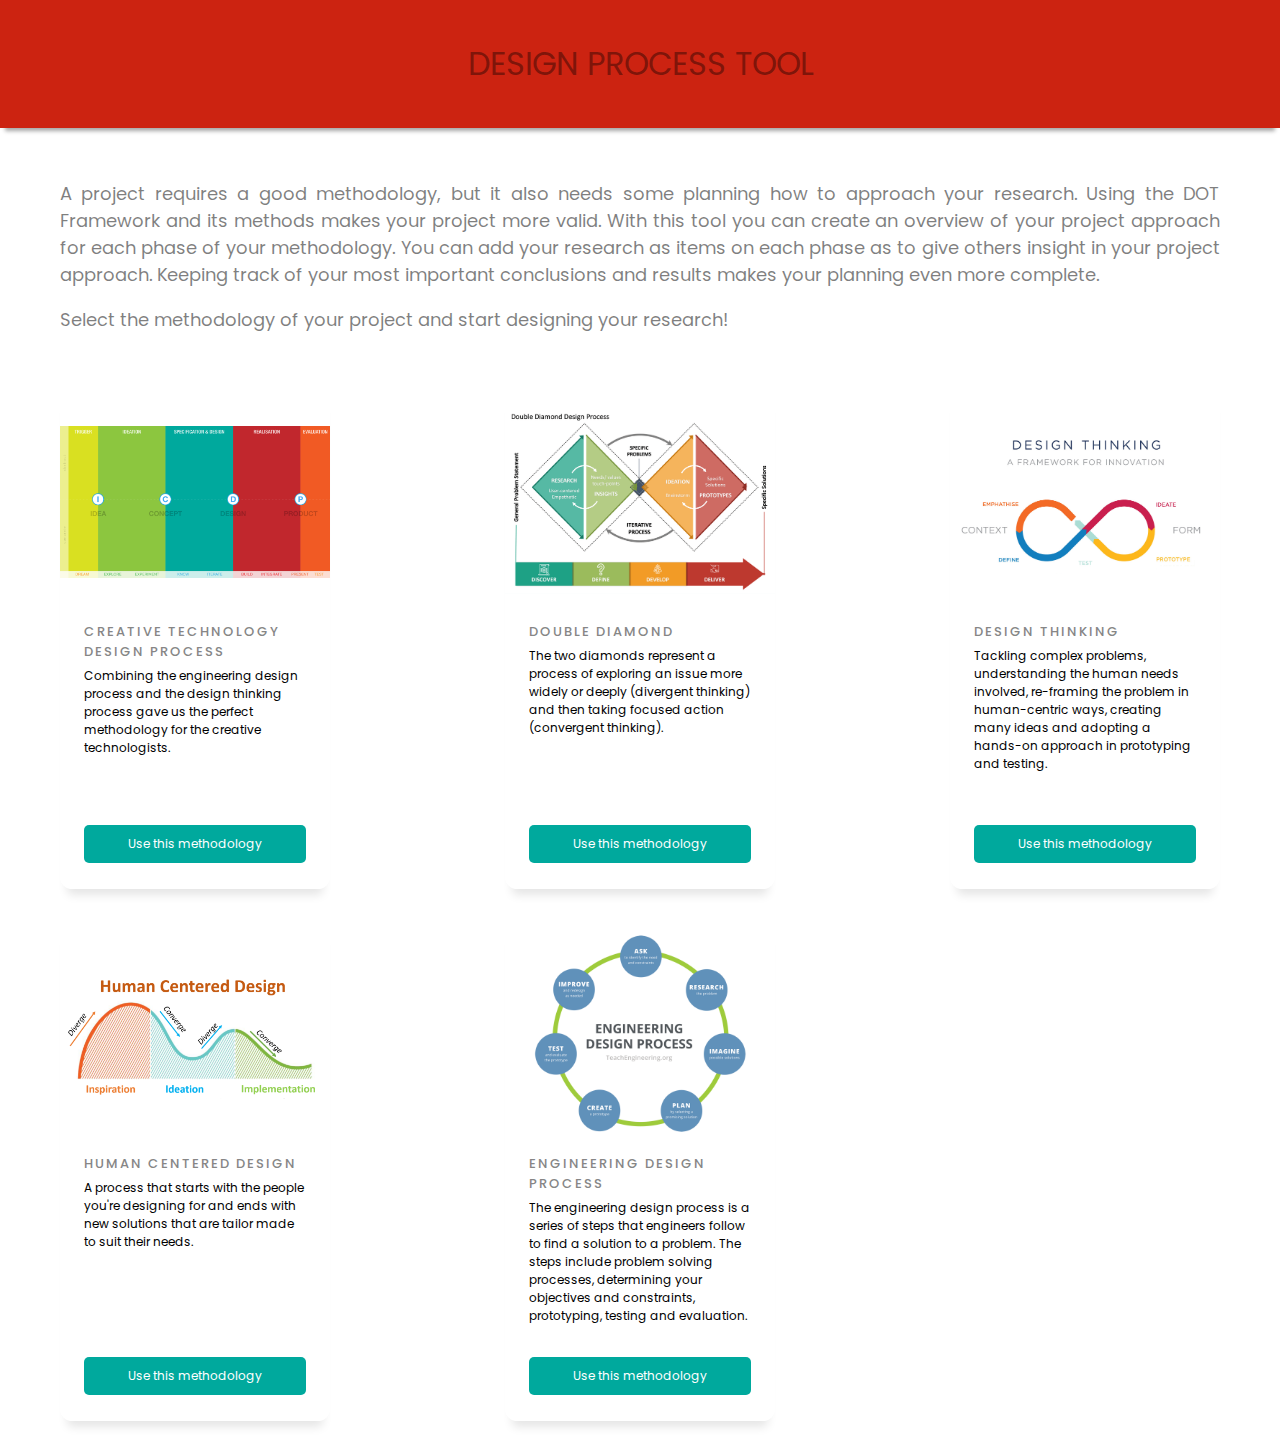
<file: index.html>
<html lang="en">
    <head>
        <meta name="viewport" content="width=device-width,initial-scale=1">
        <meta name="theme-color" content="#cc2311" />

        <link rel="manifest" href="/manifest.json" />
        <!-- ios support -->
        <link rel="apple-touch-icon" sizes="57x57" href="images/icons/apple-icon-57x57.png">
        <link rel="apple-touch-icon" sizes="60x60" href="images/icons/apple-icon-60x60.png">
        <link rel="apple-touch-icon" sizes="72x72" href="images/icons/apple-icon-72x72.png">
        <link rel="apple-touch-icon" sizes="76x76" href="images/icons/apple-icon-76x76.png">
        <link rel="apple-touch-icon" sizes="114x114" href="/images/icons/apple-icon-114x114.png">
        <link rel="apple-touch-icon" sizes="120x120" href="images/icons/apple-icon-120x120.png">
        <link rel="apple-touch-icon" sizes="144x144" href="images/icons/apple-icon-144x144.png">
        <link rel="apple-touch-icon" sizes="152x152" href="images/icons/apple-icon-152x152.png">
        <link rel="apple-touch-icon" sizes="180x180" href="images/icons/apple-icon-180x180.png">
        <link rel="icon" type="image/png" sizes="192x192"  href="images/icons/android-icon-192x192.png">
        <link rel="icon" type="image/png" sizes="32x32" href="images/icons/favicon-32x32.png">
        <link rel="icon" type="image/png" sizes="96x96" href="images/icons/favicon-96x96.png">
        <link rel="icon" type="image/png" sizes="16x16" href="images/icons/favicon-16x16.png">
        <meta name="msapplication-TileColor" content="#ffffff">
        <meta name="msapplication-TileImage" content="images/icons/ms-icon-144x144.png">
        <link rel="shortcut icon" href="images/icons/favicon.ico" type="image/x-icon">
        <link rel="icon" href="images/icons/favicon.ico" type="image/x-icon">

        <script src="assets/jquery-3.6.0.min.js"></script>

        <link href="css/style.css" rel="stylesheet">
        <link href="css/start.css" rel="stylesheet">

        <script src="js/start.js"></script>

        <title>Design Process Tool</title>
    </head>

    <body id="start">
        <header>
            Design Process Tool
        </header>

        <main>
            <div class="description">
                <p>A project requires a good methodology, but it also needs some planning how to approach your research. Using the DOT Framework and its methods makes your project more valid. With this tool you can create an overview of your project approach for each phase of your methodology. You can add your research as items on each phase as to give others insight in your project approach. Keeping track of your most important conclusions and results makes your planning even more complete.</p>
                <p>Select the methodology of your project and start designing your research!</p>
            </div>

            <div class="cards">
                <article class="card card-ctdp">
                    <div class="card-info-hover" data-value="0">
                        <div class="card-top-info">
                            <span class="card-item-count"></span>
                        </div>
                    </div>
                    <a href="tool.html?methodology=ctdp">
                        <div class="card-img"></div>
                    </a>
                    <div class="card-info">
                        <span class="card-title"> Creative Technology Design Process</span>
                        <div class="card-description">Combining the engineering design process and the design thinking process gave us the perfect methodology for the creative technologists.</div>
                        <a href="tool.html?methodology=ctdp" class="card-button">Use this methodology</a>
                    </div>
                </article>
                
                <article class="card card-dd">
                    <div class="card-info-hover" data-value="0">
                        <div class="card-top-info">
                            <span class="card-item-count"></span>
                        </div>
                    </div>
                    <a href="tool.html?methodology=dd">
                        <div class="card-img"></div>
                    </a>
                    <div class="card-info">
                        <span class="card-title"> Double Diamond</span>
                        <div class="card-description">The two diamonds represent a process of exploring an issue more widely or deeply (divergent thinking) and then taking focused action (convergent thinking).  </div>
                        <a href="tool.html?methodology=dd" class="card-button">Use this methodology</a>
                    </div>
                </article>
                
                <article class="card card-dt">
                    <div class="card-info-hover" data-value="0">
                        <div class="card-top-info">
                            <span class="card-item-count"></span>
                        </div>
                    </div>
                    <a href="tool.html?methodology=dt">
                        <div class="card-img"></div>
                    </a>
                    <div class="card-info">
                        <span class="card-title"> Design Thinking</span>
                        <div class="card-description">Tackling complex problems, understanding the human needs involved, re-framing the problem in human-centric ways, creating many ideas and adopting a hands-on approach in prototyping and testing. </div>
                        <a href="tool.html?methodology=dt" class="card-button">Use this methodology</a>
                    </div>
                </article> 

                <article class="card card-hcd">
                    <div class="card-info-hover" data-value="0">
                        <div class="card-top-info">
                            <span class="card-item-count"></span>
                        </div>
                    </div>
                    <a href="tool.html?methodology=hcd">
                        <div class="card-img"></div>
                    </a>
                    <div class="card-info">
                        <span class="card-title"> Human Centered Design</span>
                        <div class="card-description">A process that starts with the people you're designing for and ends with new solutions that are tailor made to suit their needs.</div>
                        <a href="tool.html?methodology=hcd" class="card-button">Use this methodology</a>
                    </div>
                </article>

                <article class="card card-edp">
                    <div class="card-info-hover" data-value="0">
                        <div class="card-top-info">
                            <span class="card-item-count"></span>
                        </div>
                    </div>
                    <a href="tool.html?methodology=edp">
                        <div class="card-img"></div>
                    </a>
                    <div class="card-info">
                        <span class="card-title"> Engineering Design Process</span>
                        <div class="card-description">The engineering design process is a series of steps that engineers follow to find a solution to a problem. The steps include problem solving processes, determining your objectives and constraints, prototyping, testing and evaluation.</div>
                        <a href="tool.html?methodology=edp" class="card-button">Use this methodology</a>
                    </div>
                </article>

            </div>
        </main>

    </body>
 </html>
</file>
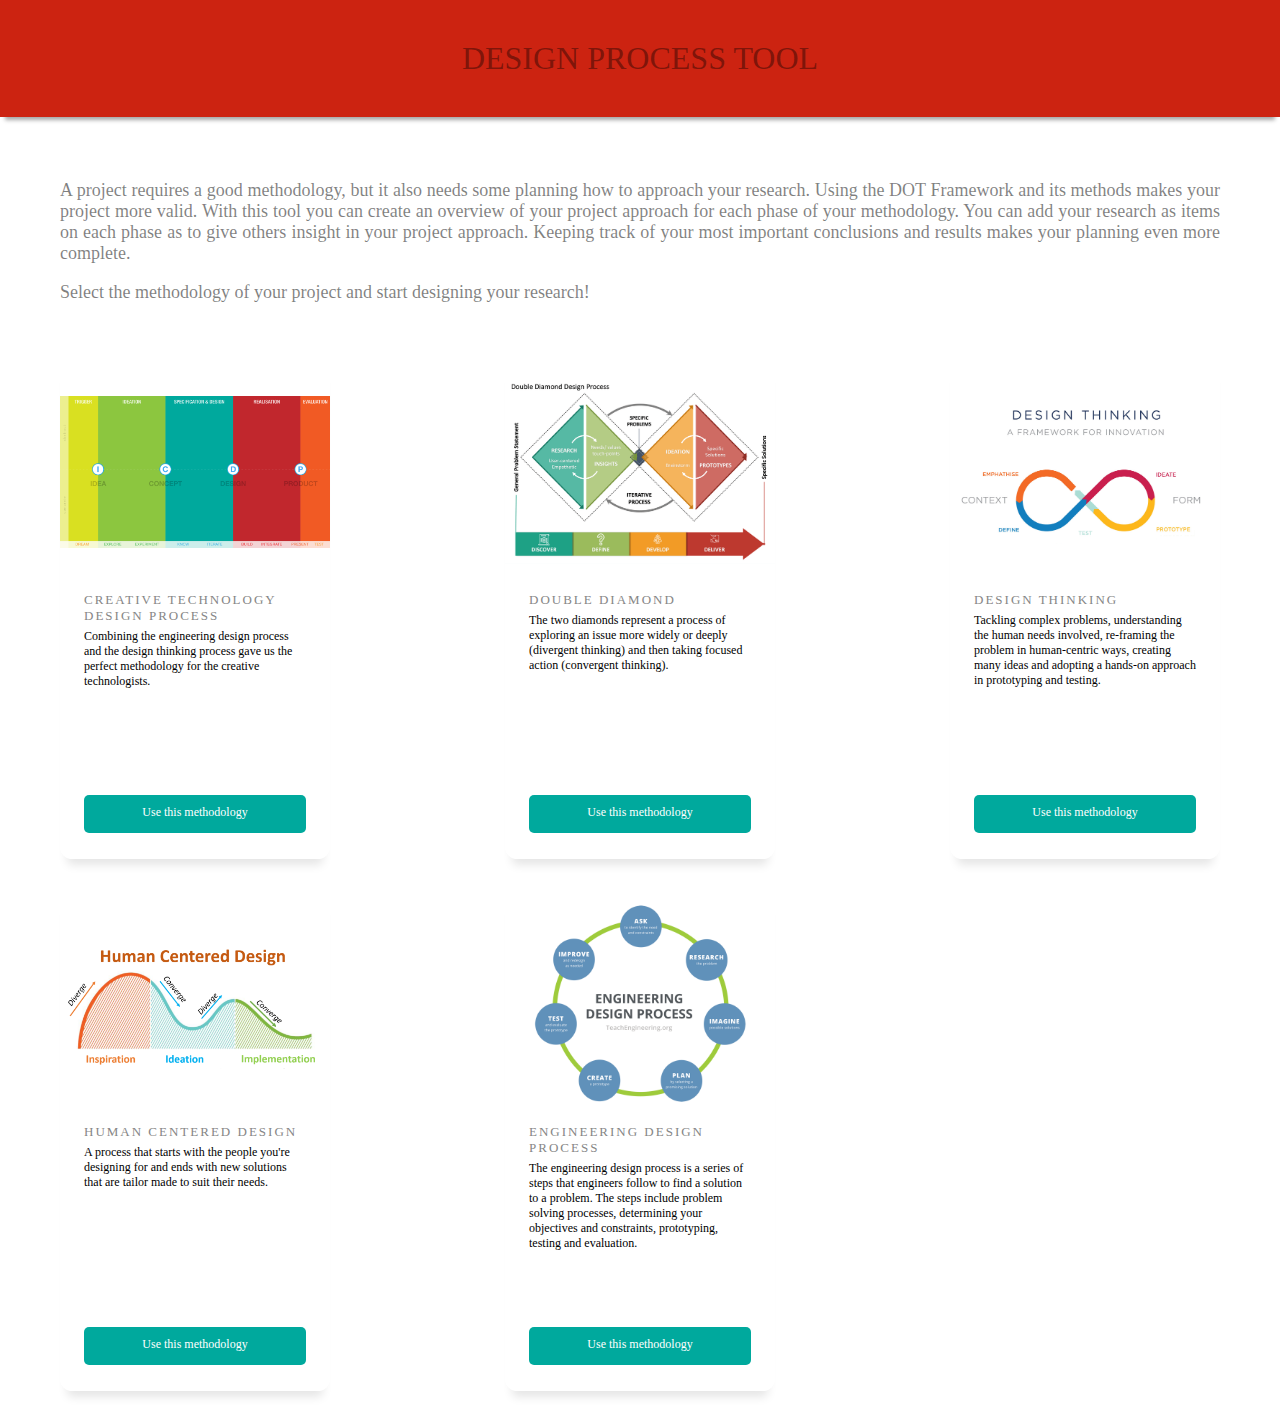
<file: tool.html>
<html lang="en">
    <head>
        <meta name="viewport" content="width=device-width, initial-scale=1.0, maximum-scale=1.0, user-scalable=0">
        <meta name="theme-color" content="#cc2311" />

        <link rel="manifest" href="/manifest.json" />
        <!-- ios support -->
        <link rel="apple-touch-icon" sizes="57x57" href="images/icons/apple-icon-57x57.png">
        <link rel="apple-touch-icon" sizes="60x60" href="images/icons/apple-icon-60x60.png">
        <link rel="apple-touch-icon" sizes="72x72" href="images/icons/apple-icon-72x72.png">
        <link rel="apple-touch-icon" sizes="76x76" href="images/icons/apple-icon-76x76.png">
        <link rel="apple-touch-icon" sizes="114x114" href="/images/icons/apple-icon-114x114.png">
        <link rel="apple-touch-icon" sizes="120x120" href="images/icons/apple-icon-120x120.png">
        <link rel="apple-touch-icon" sizes="144x144" href="images/icons/apple-icon-144x144.png">
        <link rel="apple-touch-icon" sizes="152x152" href="images/icons/apple-icon-152x152.png">
        <link rel="apple-touch-icon" sizes="180x180" href="images/icons/apple-icon-180x180.png">
        <link rel="icon" type="image/png" sizes="192x192"  href="images/icons/android-icon-192x192.png">
        <link rel="icon" type="image/png" sizes="32x32" href="images/icons/favicon-32x32.png">
        <link rel="icon" type="image/png" sizes="96x96" href="images/icons/favicon-96x96.png">
        <link rel="icon" type="image/png" sizes="16x16" href="images/icons/favicon-16x16.png">
        <meta name="msapplication-TileColor" content="#ffffff">
        <meta name="msapplication-TileImage" content="images/icons/ms-icon-144x144.png">
        <link rel="shortcut icon" href="images/icons/favicon.ico" type="image/x-icon">
        <link rel="icon" href="images/icons/favicon.ico" type="image/x-icon">

        <link href="assets/fontawesome-5.15.3-all.css" rel="stylesheet">
        <script src="assets/jquery-3.6.0.min.js"></script>
        <script src="assets/jquery-ui-1.13.0.min.js"></script>
        <script type="text/javascript" src="assets/jquery.ui.touch-punch.min.js"></script>

        <link href="css/style.css" rel="stylesheet">
        <link href="css/tool.css" rel="stylesheet">
        <script src="js/toast.js"></script>
        <script type="module" src="js/init.js"></script>

        <title>Design Process Tool</title>
    </head>

    <body>
        <!-- Header with navigation which is hidden by default -->
        <header id="header">
            <h1 id="headerTitle">Design Process Tool</h1>
            <nav role='navigation'>
                <div id="menuToggle">
                    <input id="menuToggleCheckbox" type="checkbox" />
                    <span></span>
                    <span></span>
                    <span></span>
                    <ul id="menu">
                        <!-- TODO replace this when upgrading from test version to live version -->
                        <a href="/"><li>Home</li></a>
                        <li id="menuitem-about-methodology" onclick="app.about(1)">About Methodology</li>
                        <li onclick="app.about(2)">About This Tool</li>
                        <li onclick="app.about(3)">About DOT Framework</li>
                    </ul>
                </div>
            </nav>
        </header>
    
        

        <main class="phase-container">
            <!-- Focus in each phase -->
            <div class="separator"></div>
            <div class="stage-wrapper">
            </div>

            <!-- Colored phases which can be used to place items on -->
            <div class="phase-wrapper"> 
                <div class="legenda">
                    <footer>
                    </footer>
                </div>
            </div>
        </main>



        <!-- FabIcon with three shortcut functionalities reset, clear, save and load -->
        <div id="fabIcon">
            <input type="checkbox" id="fabIconCheckbox" class="check">      
            <label for="fabIconCheckbox" class="fabIconLabel"><i class="fas fa-cog"></i></label>
            <div class="fabDatabase" title="Online/Offline"><i id = "fabDatabaseToggle" class="fas fa-toggle-off" onclick="app.toggleDatabase()"></i></div>
            <div class="fabReset" title="Reset item positions"><i class="fas fa-random" onclick="app.resetItemPositions()"></i></div>
            <div class="fabDelete" title="Delete design"><i class="fas fa-trash" onclick="app.clearStorage()"></i></div>
            <div class="fabLoad" title="Load design"><i class="far fa-folder-open" onclick="app.loadDesignProcess()"></i><input id="fabLoadDP" type="file"></div>
            <div class="fabSave" title="Save design"><i class="far fa-save" onclick="app.saveDesignProcess()"></i><a id="fabSaveDP"></a></div>
        </div>
        


        <!-- Modal used for creating and editing items -->
        <div id="modal">
            <div class="modal-dialog">
                <h3 class="dialog-title"></h3>

                <div class="tab-container">
                    <input type="radio" id="tab-1" class="tab" name="show" checked/>
                    <label for="tab-1">General</label>
                    <input type="radio" id="tab-2" class="tab" name="show" />
                    <label for="tab-2">Research</label>

                    <div class="tab-wrapper">
                        <div class="tab-content">

                            <div class="form-group">
                                <input name="title" id="title" type="text" maxlength="40" placeholder=" " required>
                                <label for="title">Title</label>
                            </div>
                            <div class="form-group flex">
                                <textarea name="description" id="description" placeholder=" "></textarea>
                                <label for="description">Description</label>
                            </div>

                        </div>
                        <div class="tab-content">

                            <div class="form-group">
                                <input name="research-question" id="research-question" type="text" placeholder=" ">
                                <label for="research-question">Research question</label>
                            </div>
                            <div class="form-group">
                                <select name="research-strategy" id="research-strategy" data-value="">
                                    <option selected value=""></option>
                                </select>
                                <label for="research-strategy">Research strategy</label>
                                <a class="information" target="_blank"><i class="fas fa-info-circle"></i></a>
                            </div>
                            <div class="form-group">
                                <select name="research-method" id="research-method" data-value="">
                                    <option selected value=""></option>
                                </select>
                                <label for="research-method">Research method</label>
                                <a class="information" target="_blank"><i class="fas fa-info-circle"></i></a>
                            </div>
                            <div class="form-group">
                                <textarea name="research-conclusions" id="research-conclusions" rows="4" placeholder=" "></textarea>
                                <label for="research-conclusions">Research conclusions</label>
                            </div>
                            <div class="form-group">
                                <input name="research-results" id="research-results" type="url" placeholder=" ">
                                <label for="research-results">Link to result/report</label>
                            </div>

                        </div>
                    </div>
                  </div>

                <input name="item-id" id="item-id" type="hidden">
                <button class="dialog-button" id="dialog-remove">remove</button>
                <button class="dialog-button" id="dialog-cancel">cancel</button>
                <button class="dialog-button" id="dialog-submit">save</button>
            </div>
            <div class="modal-overlay"></div>
        </div>



        <!-- Modal with information around this tool, will be opened from the menubar -->
        <div id="modal-about">
            <div class="modal-dialog">
                <div class="modal-close"><i class="far fa-times-circle"></i></div>
                <h3 id="about-methodology-title" class="dialog-title"></h3>

                <div class="tab-container" data-tabs="3">
                    <input type="radio" id="tab-01" class="tab" name="about-show" checked/>
                    <label for="tab-01">Design Process</label>
                    <input type="radio" id="tab-02" class="tab" name="about-show" />
                    <label for="tab-02">Tool</label>
                    <input type="radio" id="tab-03" class="tab" name="about-show" />
                    <label for="tab-03">DOT Framework</label>

                    <div class="tab-wrapper">
                        <div class="tab-content" id="about-methodology-text">
                        </div>

                        <div class="tab-content">
                            <h4>How to create your design process</h4>
                            <p>The goal of this tool is to plan your research in advance with your favourite methodology and create an overview of your project approach. You can do so by adding items to each phase, describe the research you plan to do and keep track of your most important results and conclusions.</p>
                            <p>You can add your research as items on each phase as follows:</p>
                            <ul>
                                <li>Click on the phase to open the canvas;</li>
                                <li>Click on the plus sign to add a new item;</li>
                                <li>You can give each item a title, description and information about your research;</li>
                                <li>Items can be edited or deleted by clicking on them;</li>
                                <li>Items can be moved to your prefered location on the canvas.</li>
                                <li>Items are transparent by default and colored when conclusions or results are given.</li>
                            </ul>
            
                            <h4>How to save / load your design process</h4>
                            <p>Your design process is stored on your local computer. You can create an export file to create a backup, open your design process on a different computer or send it to someone. You can export your work by clicking on the button in the right/bottom corner and choose 'save'.<br>
                            To import a design process, use the 'open' option and select your file.</p>

                            <h4>Questions or Remarks?</h4>
                            <p>Please contact Mijke van der Zee (m.vanderzee@fontys.nl)</p>
                            <div class="current-version"></div>
                        </div>

                        <div class="tab-content">
                            <h4>About the DOT Framework</h4>
                            <p>At Fontys Applied University for ICT (Fontys ICT) we use the Design Oriented Triangulation framework to answer the practical research questions in ICT projects. The website 'ictresearchmethods.nl' explains the DOT framework and a set of practical research methods placed within the framework. For each project you identify the questions, select preferably multiple methods to search for answers (triangulation), report on the results found by using the methods and draw a final conclusion answering the question.</p>
                            <h4>Research strategies</h4>
                            <p>The research methods within the DOT Framework are divided into five different strategies:</p>
                            <ul>
                                <li>'Library' methods to explore what is already done and what guidelines and theories exist that could help you further your design, e.g. relevant design patterns, frameworks, libraries, tools;</li>
                                <li>'Field' methods to explore the application context, e.g. engineer user requirements;</li>
                                <li>'Workshop' methods to design and implement the product (prototype) based on the results of Field and Library methods;</li>
                                <li>'Lab' methods to test what has been implemented;</li>
                                <li>'Showroom' methods to validate the quality and value of the product.</li>
                            </ul>
                            <h4>Resources</h4>
                            <ul>
                                <li><a href="https://ictresearchmethods.nl/Main_Page" target="_blank">DOT Framework</a></li>
                                <li><a href="https://www.cmdmethods.nl/more-info" target="_blank">CMD Methods</a></li>
                            </ul>
                        </div>
                    </div>
                </div>

            </div>
            <div class="modal-overlay"></div>
        </div>

        <div id="toasts"></div>

        <!-- Instead of fabIcon, show footer with tabbar -->
        <footer id="footer" class="tab-bar">
            <ul>
                <li><i class="fas fa-random" onclick="app.resetItemPositions()"></i></li>
                <li><i class="fas fa-trash" onclick="app.clearStorage()"></i></li>
                <li class="spacer"></li>
                <li><i class="far fa-folder-open" onclick="app.loadDesignProcess()"></i></li>
                <li><i class="far fa-save" onclick="app.saveDesignProcess()"></i></li>
            </ul>
            <div id="newItem-wrapper"></div>
        </footer>

    </body>
</html>
</file>
<file: css/style.css>
@import url("https://fonts.googleapis.com/css2?family=Poppins:wght@200;300;400;500;600;700&display=swap");

@import url("./root.css");

@import url("./menu.css");
@import url("./phase.css");
@import url("./tabs.css");
@import url("./modal.css");
@import url("./fabicon.css");

* {
    outline: none;
    box-sizing: border-box;
}
body {
    margin: 0;
    padding: 0;
    font-family: Poppins;
    overflow-x: hidden;
}
</file>
<file: css/start.css>
#installApp {
    visibility: hidden;
    z-index: 2;
    position: absolute;
    top: 40px;
    right: 30px;
    width: 110px;
    height: 42px;
    border: solid 1px var(--white);
    background-color: var(--red);
    font-size: 14px;
    color: var(--white);
    border-radius: 5px;
    text-align: center;
    text-decoration: none;
    display: inline-block;
    cursor: pointer;
}

#start header {
    z-index: 1;
    position: absolute;
    width: 100vw;
    padding: 40px 25px;
    top: 0;
    left: 0;            
    background: var(--red);
    color: var(--black-40-opacity);
    font-size: 32px;
    text-transform: uppercase;
    text-align: center;
    box-shadow: 0 8px 4px -5px rgba(0,0,0,0.35);
}

#start main {
    margin: 180px 60px 30px;
}

#start .description {
    margin: 0 auto;
    font-size: 18px;
    color: rgba(0, 0, 0, 0.5);
    margin-bottom: 56px;
    text-align: justify;
}

#start .cards {
    width: 100%;
    display: grid;
    grid-template-columns: repeat( auto-fit, minmax(270px, 270px) );
    justify-content: space-between;
    grid-gap: 32px;
}

#start .card-ctdp .card-img,
#start .card-ctdp .card-img-hover {
    background-image: url('../images/methodology/ctdp.png');
}

#start .card-dd .card-img,
#start .card-dd .card-img-hover {
    background-image: url('../images/methodology/dd.png');
}

#start .card-dt .card-img,
#start .card-dt .card-img-hover {
    background-image: url('../images/methodology/dt.png');
}

#start .card-hcd .card-img,
#start .card-hcd .card-img-hover {
    background-image: url('../images/methodology/hcd.png');
}

#start .card-edp .card-img,
#start .card-edp .card-img-hover {
    background-image: url('../images/methodology/edp.png');
}

#start .card {
    margin: auto;
    transition: all .4s cubic-bezier(0.175, 0.885, 0, 1);
    background-color: #fff;
    position: relative;
    border-radius: 12px;
    overflow: hidden;
    box-shadow: 0px 13px 10px -7px rgba(0, 0, 0,0.1);
    -webkit-font-smoothing: antialiased;

}

#start .card:hover {
    box-shadow: 0px 30px 18px -8px rgba(0, 0, 0,0.15);
    transform: scale(1.1, 1.1);
}

#start .card-info-hover {
    position: absolute;
    padding: 2px 2px 16px 16px;
    width: 100%;
    opacity: 0;
    top: 8px;
    right: 8px;
    z-index: 9;
}

#start .card:hover .card-info-hover:not([data-value='0']) {
    opacity: 1;
}

#start .card-top-info {
    float: right;
}

#start .card-item-count {
    font-size: 12px;
    color: #AD7D52;
    vertical-align: middle;
    margin-left: 5px;
}

#start .card-img {
    z-index: 10;
    background-size: contain;
    background-position: center;
    background-repeat: no-repeat;
    width: 100%;
    height: 225px;
    border-top-left-radius: 12px;
    border-top-right-radius: 12px;
}

#start .card-info {
    z-index: 2;
    background-color: #fff;
    border-bottom-left-radius: 12px;
    border-bottom-right-radius: 12px;
    padding: 8px 24px 24px 24px;
    height: 275px;
}

#start .card-title {
    position: relative;
    text-transform: uppercase;
    font-size: 13px;
    text-rendering: optimizeSpeed;
    letter-spacing: 2px;
    font-weight: 500;
    color: #868686;
}

#start .card-description {
    margin-top: 5px;
    margin-bottom: 30px;
    font-size: 12px;
}

#start .card-button {
    position: absolute;
    bottom: 26px;
    width: calc(100% - 48px);
    height: 38px;
    border: none;
    background-color: #00a99d;
    font-size: 12px;
    color: white;
    padding: 10px 32px;
    border-radius: 5px;
    text-align: center;
    text-decoration: none;
    display: inline-block;
    cursor: pointer;
}



/* For screens that are 600px or less */
@media screen and (max-width: 600px) {
    #start header {
        font-size: 24px;
    }

    #start main {
        margin: 160px 30px 30px;
    }

    #start .cards {
        justify-content: space-evenly;
    }
    
}
</file>
<file: css/tool.css>
@import url("./toast.css");
@import url("./menu.css");
@import url("./phase.css");
@import url("./tabs.css");
@import url("./modal.css");
@import url("./fabicon.css");
</file>
